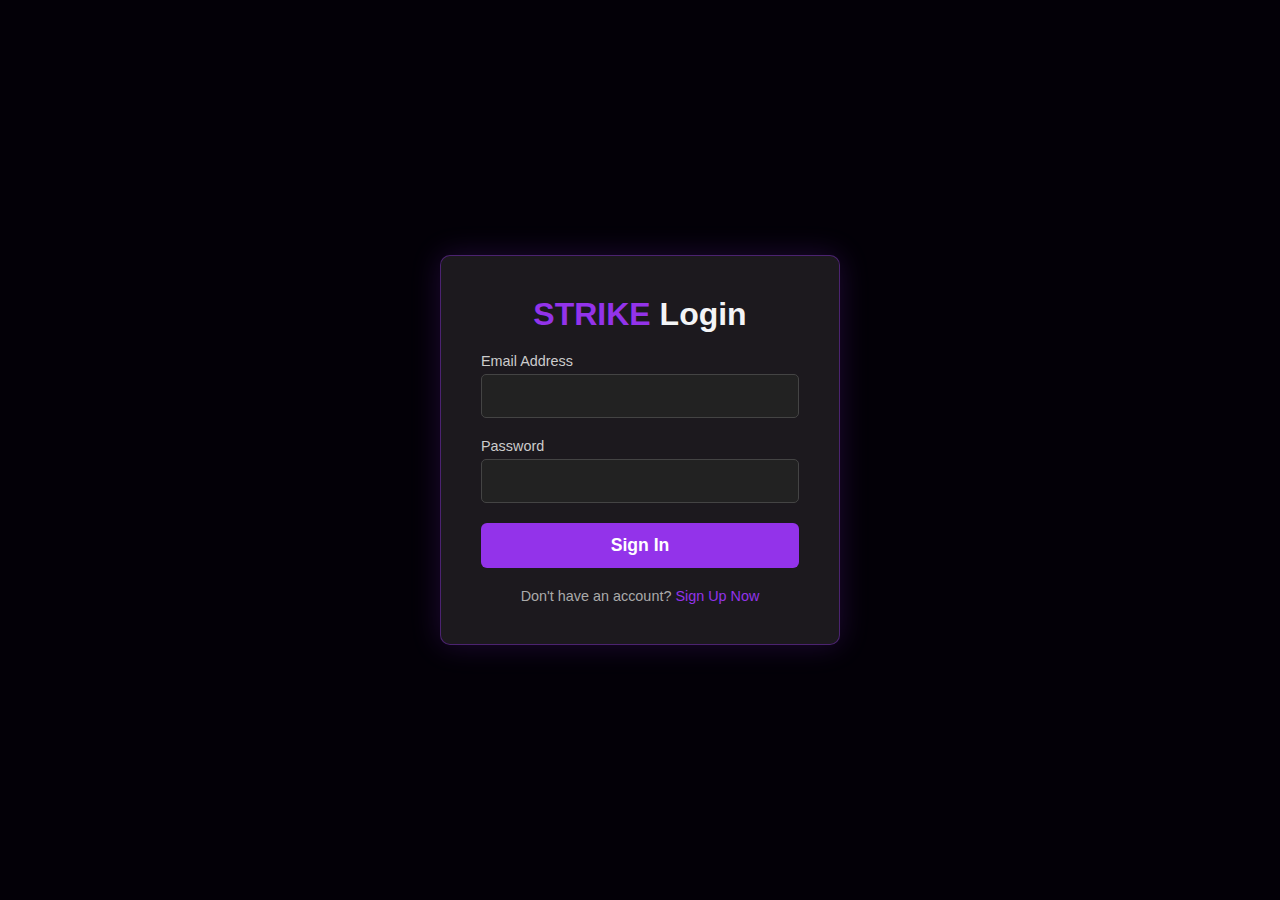
<file: CoderArmyHackathon/index.html>
<!DOCTYPE html>
<html lang="en">
<head>
    <meta charset="UTF-8">
    <meta name="viewport" content="width=device-width, initial-scale=1.0">
    <title>STRIKE - Login</title>
    <link rel="stylesheet" href="style.css">
</head>
<body class="login-page">

    <section class="login-form-box">
        <h3 class="text-center">
            <span class="text-neon">STRIKE</span> Login
        </h3>
        
        <form action="home.html" method="GET"> 
            <div class="input-group">
                <label for="email">Email Address</label>
                <input type="email" id="email" name="email" required>
            </div>
            <div class="input-group">
                <label for="password">Password</label>
                <input type="password" id="password" name="password" required>
            </div>
            
            <button type="submit" class="login-submit-btn">
                Sign In
            </button>
            
            <p class="text-center" style="margin-top: 20px; font-size: 0.9rem; color: #aaa;">
                Don't have an account? 
                <a href="#" style="color: var(--color-strike); text-decoration: none;">Sign Up Now</a>
            </p>
        </form>
    </section>

</body>
</html>
</file>
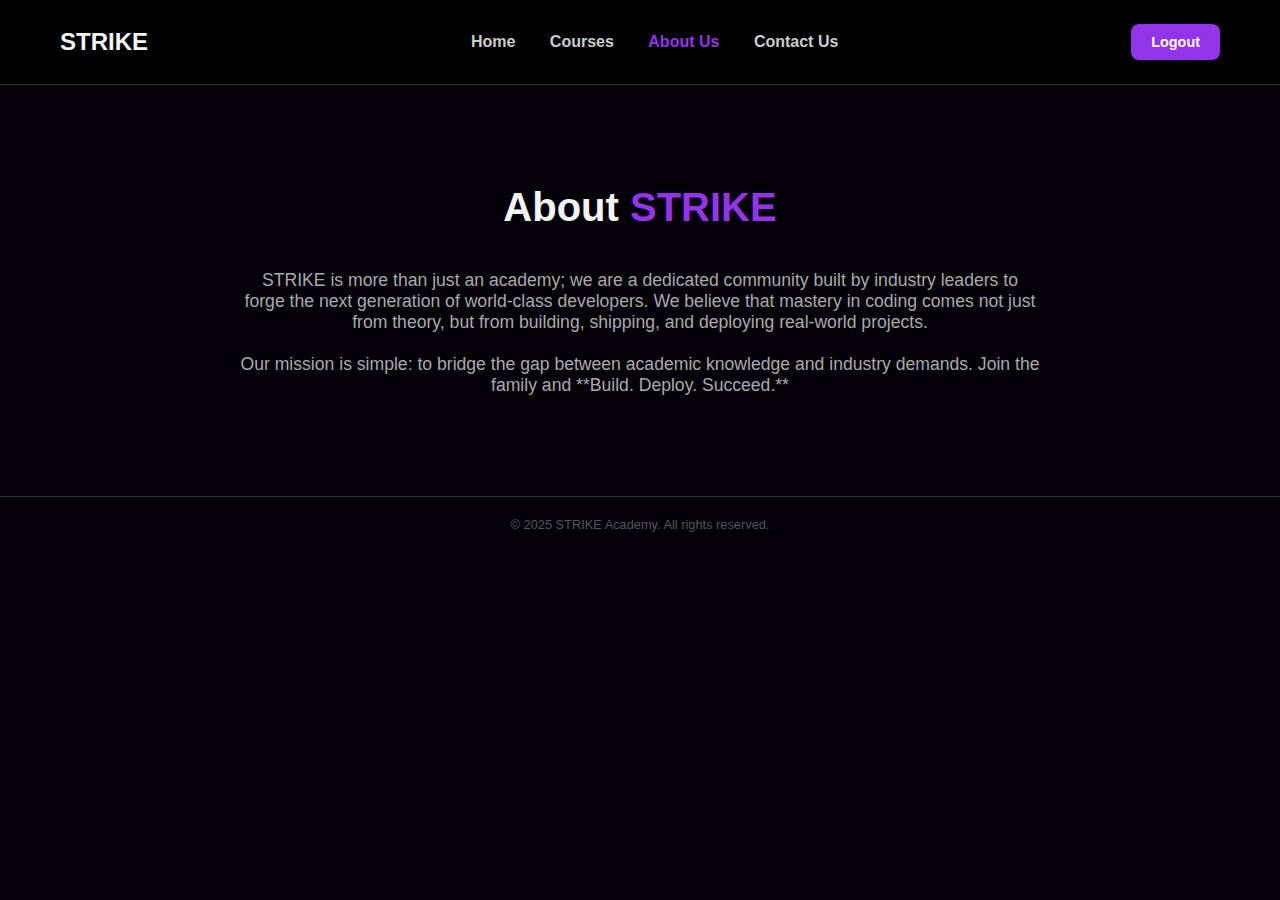
<file: CoderArmyHackathon/about.html>
<!DOCTYPE html>
<html lang="en">
<head>
    <meta charset="UTF-8">
    <meta name="viewport" content="width=device-width, initial-scale=1.0">
    <title>STRIKE - About Us</title>
    <link rel="stylesheet" href="style.css">
</head>
<body>

    <header>
        <div class="nav-container max-width-container">
            <div class="logo"><a href="home.html">STRIKE</a></div>
            
            <button class="menu-toggle" id="menuToggle">
                <span class="bar"></span><span class="bar"></span><span class="bar"></span>
            </button>

            <nav id="desktopNav">
                <a href="home.html">Home</a>
                <a href="courses.html">Courses</a>
                <a href="about.html" class="active">About Us</a>
                <a href="contact.html">Contact Us</a>
            </nav>

            <a href="index.html" class="login-btn">Logout</a>
        </div>
    </header>
    
    <div class="mobile-menu-overlay" id="mobileMenu">
        <nav class="mobile-nav-links">
            <a href="home.html">Home</a>
            <a href="courses.html">Courses</a>
            <a href="about.html" class="active">About Us</a>
            <a href="contact.html">Contact Us</a>
            <a href="index.html" class="login-btn" style="margin-top: 20px;">Logout</a>
        </nav>
    </div>

    <section id="about" class="page-section max-width-container padding-y-lg">
        <h2 class="text-center" style="font-size: 2.5rem; margin-bottom: 40px;">
            About <span class="text-neon">STRIKE</span>
        </h2>
        <p class="text-center" style="font-size: 1.1rem; color: #aaa; max-width: 800px; margin: 0 auto;">
            STRIKE is more than just an academy; we are a dedicated community built by industry leaders to forge the next generation of world-class developers. We believe that mastery in coding comes not just from theory, but from building, shipping, and deploying real-world projects.
            <br><br>
            Our mission is simple: to bridge the gap between academic knowledge and industry demands. Join the family and **Build. Deploy. Succeed.**
        </p>
    </section>

    <footer>
        &copy; 2025 STRIKE Academy. All rights reserved.
    </footer>
    
   

</body>
</html>
</file>
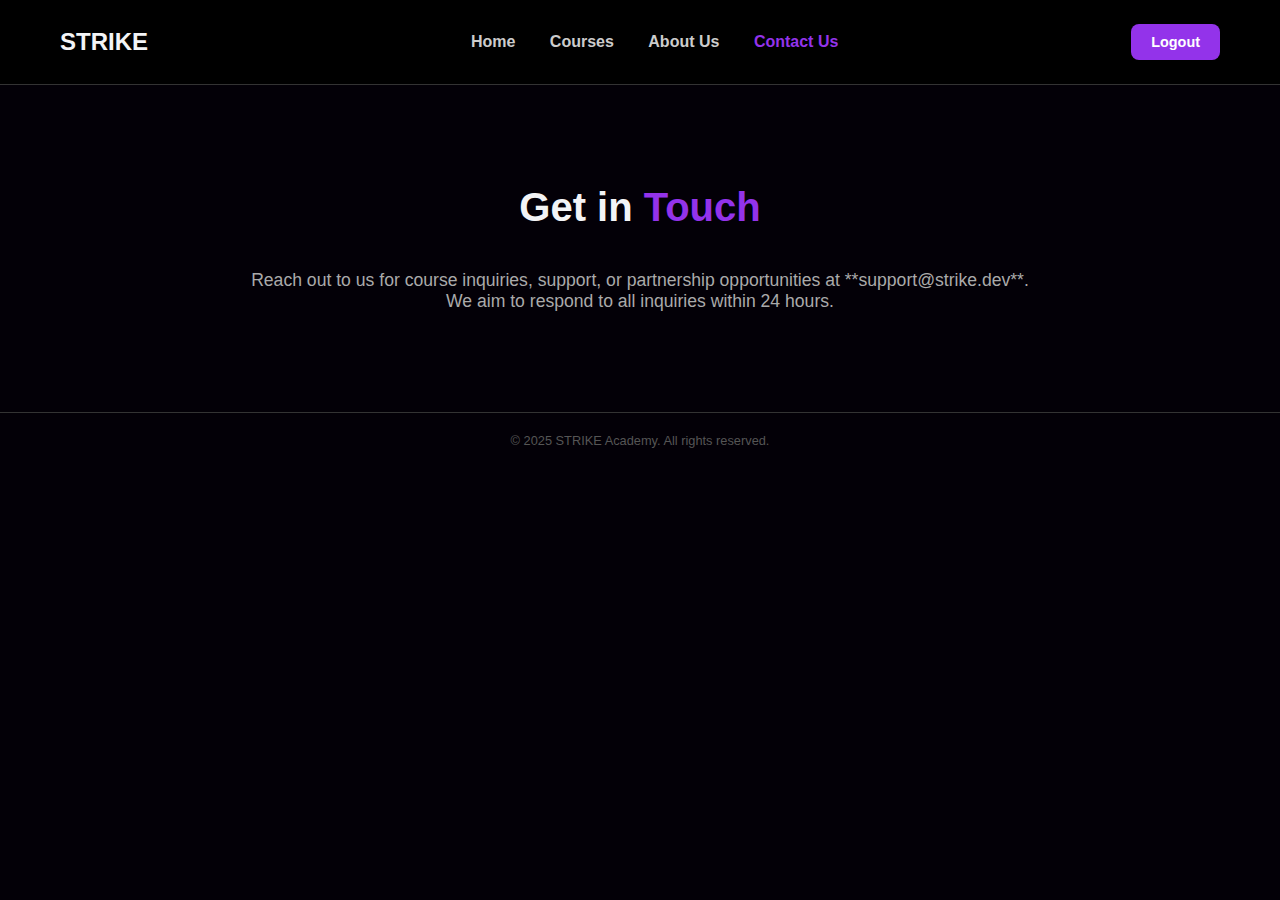
<file: CoderArmyHackathon/contact.html>
<!DOCTYPE html>
<html lang="en">
<head>
    <meta charset="UTF-8">
    <meta name="viewport" content="width=device-width, initial-scale=1.0">
    <title>STRIKE - Contact Us</title>
    <link rel="stylesheet" href="style.css">
</head>
<body>

    <header>
        <div class="nav-container max-width-container">
            <div class="logo"><a href="home.html">STRIKE</a></div>
            
            <button class="menu-toggle" id="menuToggle">
                <span class="bar"></span><span class="bar"></span><span class="bar"></span>
            </button>

            <nav id="desktopNav">
                <a href="home.html">Home</a>
                <a href="courses.html">Courses</a>
                <a href="about.html">About Us</a>
                <a href="contact.html" class="active">Contact Us</a>
            </nav>

            <a href="index.html" class="login-btn">Logout</a>
        </div>
    </header>
    
    <div class="mobile-menu-overlay" id="mobileMenu">
        <nav class="mobile-nav-links">
            <a href="home.html">Home</a>
            <a href="courses.html">Courses</a>
            <a href="about.html">About Us</a>
            <a href="contact.html" class="active">Contact Us</a>
            <a href="index.html" class="login-btn" style="margin-top: 20px;">Logout</a>
        </nav>
    </div>

    <section id="contact" class="page-section max-width-container padding-y-lg" style="background-color: var(--color-primary);">
        <h2 class="text-center" style="font-size: 2.5rem; margin-bottom: 40px;">
            Get in <span class="text-neon">Touch</span>
        </h2>
        <p class="text-center" style="font-size: 1.1rem; color: #aaa; max-width: 800px; margin: 0 auto;">
            Reach out to us for course inquiries, support, or partnership opportunities at **support@strike.dev**. We aim to respond to all inquiries within 24 hours.
        </p>
        </section>

    <footer>
        &copy; 2025 STRIKE Academy. All rights reserved.
    </footer>
    
    

</body>
</html>
</file>
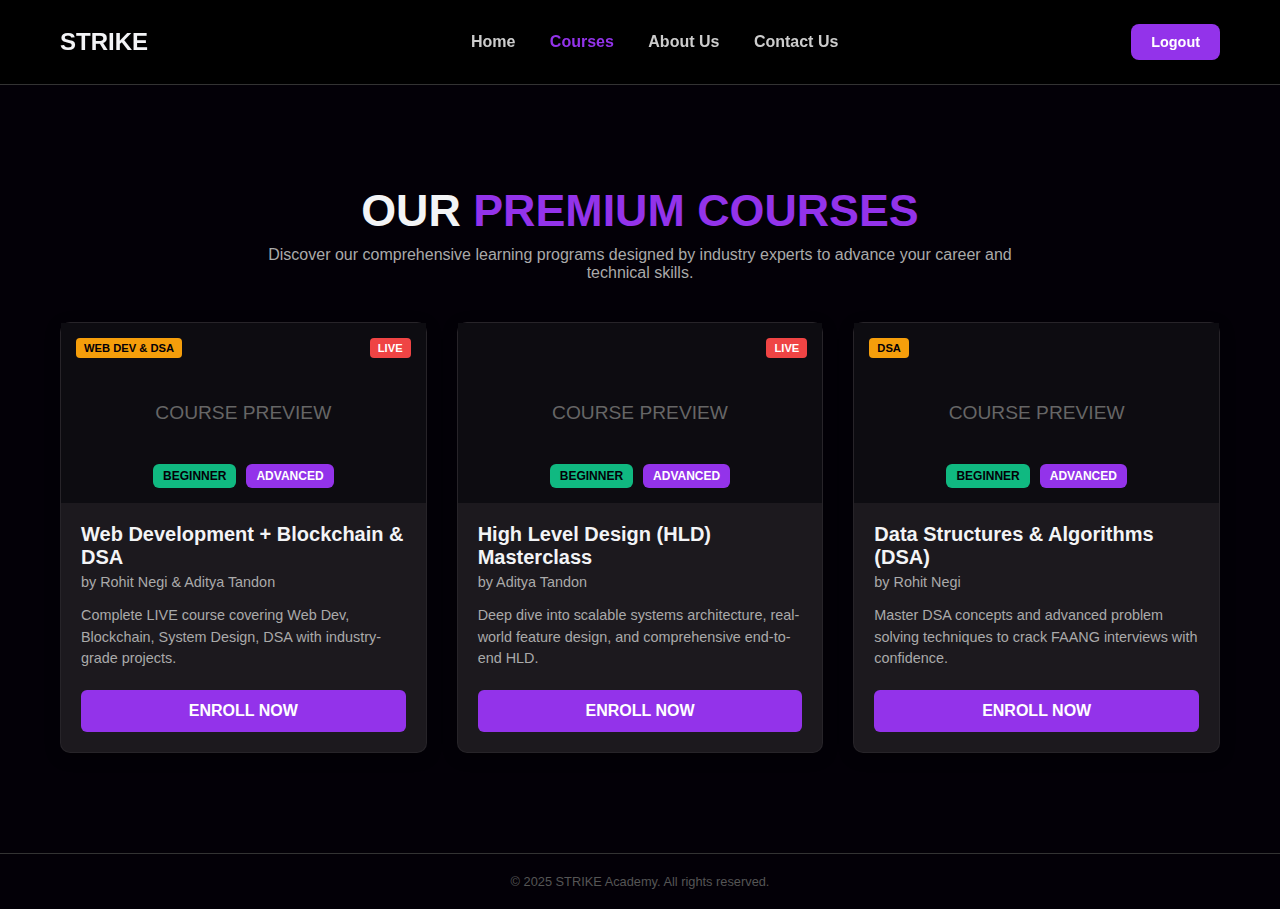
<file: CoderArmyHackathon/courses.html>
<!DOCTYPE html>
<html lang="en">
<head>
    <meta charset="UTF-8">
    <meta name="viewport" content="width=device-width, initial-scale=1.0">
    <title>STRIKE - Courses</title>
    <link rel="stylesheet" href="style.css">
</head>
<body>

    <header>
        <div class="nav-container max-width-container">
            <div class="logo"><a href="home.html">STRIKE</a></div>
            <button class="menu-toggle" id="menuToggle">
                <span class="bar"></span><span class="bar"></span><span class="bar"></span>
            </button>
            <nav id="desktopNav">
                <a href="home.html">Home</a>
                <a href="courses.html" class="active">Courses</a>
                <a href="about.html">About Us</a>
                <a href="contact.html">Contact Us</a>
            </nav>
            <a href="index.html" class="login-btn">Logout</a>
        </div>
    </header>
    
    <div class="mobile-menu-overlay" id="mobileMenu">
        <nav class="mobile-nav-links">
            <a href="home.html">Home</a>
            <a href="courses.html" class="active">Courses</a>
            <a href="about.html">About Us</a>
            <a href="contact.html">Contact Us</a>
            <a href="index.html" class="login-btn" style="margin-top: 20px;">Logout</a>
        </nav>
    </div>

    <section id="courses" class="page-section max-width-container padding-y-lg">
        <div class="course-page-header text-center">
            <h2>
                OUR <span class="text-neon">PREMIUM COURSES</span>
            </h2>
            <p>
                Discover our comprehensive learning programs designed by industry experts to advance your career and technical skills.
            </p>
        </div>
        
        <div class="course-grid">
            
            <div class="course-card">
                <div class="course-preview-area">
                    <div class="course-tags">
                        <span class="tag tag-yellow">Web Dev & DSA</span>
                        <span class="tag tag-live">LIVE</span>
                    </div>
                    COURSE PREVIEW
                    <div class="level-tags">
                        <span class="level-tag tag-beginner">Beginner</span>
                        <span class="level-tag tag-advanced">Advanced</span>
                    </div>
                </div>
                <div class="course-card-content">
                    <h4>Web Development + Blockchain & DSA</h4>
                    <span class="instructor">by Rohit Negi & Aditya Tandon</span>
                    <p>Complete LIVE course covering Web Dev, Blockchain, System Design, DSA with industry-grade projects.</p>
                    <a href="#" class="enroll-btn">ENROLL NOW</a>
                </div>
            </div>
            
            <div class="course-card">
                <div class="course-preview-area">
                    <div class="course-tags">
                        <span></span>
                        <span class="tag tag-live">LIVE</span>
                    </div>
                    COURSE PREVIEW
                    <div class="level-tags">
                        <span class="level-tag tag-beginner">Beginner</span>
                        <span class="level-tag tag-advanced">Advanced</span>
                    </div>
                </div>
                <div class="course-card-content">
                    <h4>High Level Design (HLD) Masterclass</h4>
                    <span class="instructor">by Aditya Tandon</span>
                    <p>Deep dive into scalable systems architecture, real-world feature design, and comprehensive end-to-end HLD.</p>
                    <a href="#" class="enroll-btn">ENROLL NOW</a>
                </div>
            </div>

            <div class="course-card">
                <div class="course-preview-area">
                    <div class="course-tags">
                        <span class="tag tag-yellow">DSA</span>
                        <span></span>
                    </div>
                    COURSE PREVIEW
                    <div class="level-tags">
                        <span class="level-tag tag-beginner">Beginner</span>
                        <span class="level-tag tag-advanced">Advanced</span>
                    </div>
                </div>
                <div class="course-card-content">
                    <h4>Data Structures & Algorithms (DSA)</h4>
                    <span class="instructor">by Rohit Negi</span>
                    <p>Master DSA concepts and advanced problem solving techniques to crack FAANG interviews with confidence.</p>
                    <a href="#" class="enroll-btn">ENROLL NOW</a>
                </div>
            </div>
        </div>
    </section>

    <footer>
        &copy; 2025 STRIKE Academy. All rights reserved.
    </footer>

</body>
</html>
</file>
<file: CoderArmyHackathon/style.css>
:root {
    
    --font-display: 'Arial Black', sans-serif; 
    --font-body: 'Arial', sans-serif; 
    
    
    --color-strike: #9333ea; 
    --color-primary: #030007; 
    --color-secondary: #f3f4f6; 
    --color-card-bg: #1c191e;
    --color-code-bg: #0d0c11; 
}


* {
    box-sizing: border-box;
    margin: 0;
    padding: 0;
}

body {
    font-family: var(--font-body);
    background-color: var(--color-primary);
    color: var(--color-secondary);
    min-height: 100vh;
    scroll-behavior: smooth;
}


.text-center { text-align: center; }
.max-width-container {
    max-width: 1200px;
    margin: 0 auto;
    padding: 0 20px;
}
.padding-y-lg { padding-top: 100px; padding-bottom: 100px; }
.padding-y-sm { padding-top: 40px; padding-bottom: 40px; }



.logo a {
    font-family: var(--font-display);
    font-size: 1.5rem;
    font-weight: bold;
    color: var(--color-secondary);
    text-decoration: none;
}

.text-neon {
    color: var(--color-strike);
}

.purple-glow {
    color: var(--color-strike);
    font-family: var(--font-display);
    font-weight: 900;
    font-size: 5rem;
    text-shadow: 
        0 0 10px rgba(147, 51, 234, 0.5), 
        0 0 20px rgba(147, 51, 234, 0.2);
}


header {
    background-color: rgba(0, 0, 0, 0.9);
    border-bottom: 1px solid #333;
    padding: 1.5rem 0;
    position: sticky;
    top: 0;
    z-index: 100;
}

.nav-container {
    display: flex;
    justify-content: space-between;
    align-items: center;
}

#desktopNav a {
    color: #ccc;
    text-decoration: none;
    margin-left: 30px;
    padding: 5px 0;
    transition: color 0.3s;
    font-weight: 600;
}

#desktopNav a:hover, #desktopNav a.active {
    color: var(--color-strike);
}

.login-btn {
    background-color: var(--color-strike);
    color: white;
    padding: 10px 20px;
    border: none;
    border-radius: 8px;
    text-decoration: none;
    font-weight: bold;
    transition: background-color 0.3s;
    font-size: 0.9rem;
}

.login-btn:hover {
    background-color: #7b24e6;
}


.menu-toggle, .mobile-menu-overlay {
    display: none;
}



.hero-section {
    display: flex;
    align-items: center;
    justify-content: space-between;
    padding: 100px 20px;
    gap: 40px;
    min-height: 80vh; 
}

.hero-left {
    flex: 1;
    max-width: 50%;
}

.hero-left h1 {
    font-size: 4.5rem;
    font-weight: 800;
    line-height: 1.1;
    margin-bottom: 20px;
}

.hero-left p {
    font-size: 1.1rem;
    color: #ccc;
    margin-bottom: 40px;
    max-width: 450px;
}

.cta-buttons a {
    display: inline-block;
    padding: 12px 30px;
    border-radius: 8px;
    text-decoration: none;
    font-weight: bold;
    margin-right: 20px;
}

.cta-buttons .primary-btn {
    background-color: var(--color-strike);
    color: white;
    transition: background-color 0.3s;
}

.cta-buttons .secondary-btn {
    background-color: transparent;
    border: 1px solid #555;
    color: #ccc;
    transition: border-color 0.3s, color 0.3s;
}


.stats-container {
    display: flex;
    gap: 40px;
    margin-top: 50px;
}
.stat-item strong {
    font-size: 2.5rem;
    color: var(--color-strike);
    font-weight: 900;
    display: block;
}
.stat-item span {
    color: #999;
    font-size: 0.9rem;
}



.hero-right {
    flex: 1;
    display: flex;
    justify-content: flex-end;
}

.code-preview-box {
    background-color: var(--color-code-bg); 
    border-radius: 1rem;
    overflow: hidden;
    max-width: 500px;
    width: 100%;
    border: 2px solid rgba(147, 51, 234, 0.4); 
    transform: translate(-15px, -15px); 
    box-shadow: 15px 15px 40px rgba(147, 51, 234, 0.6); 
}

.code-header {
    background-color: #1a1322; 
    padding: 10px 15px;
    border-bottom: 1px solid rgba(147, 51, 234, 0.2);
    display: flex;
    justify-content: space-between;
    align-items: center;
    font-size: 0.9rem;
}

.code-header-traffic {
    display: flex;
    gap: 8px;
}
.code-header-traffic div {
    width: 10px;
    height: 10px;
    border-radius: 50%;
}
.red { background-color: #ef4444; }
.yellow { background-color: #f59e0b; }
.green { background-color: #10b981; }

.live-status {
    display: flex;
    align-items: center;
    gap: 5px;
    color: #10b981;
    font-weight: 600;
}
.live-dot {
    width: 6px;
    height: 6px;
    background-color: #10b981;
    border-radius: 50%;
    box-shadow: 0 0 5px #10b981;
}

.code-window {
    height: 250px; 
    display: flex;
    justify-content: center;
    align-items: center;
    color: #ccc;
    font-family: 'Courier New', monospace; 
    font-size: 0.9rem;
    padding: 20px;
}

.background-video {
    width: 100%;
    height: 100%;
    object-fit: cover;
    border-radius: 0 0 1rem 1rem;
    z-index: -1;
}

.course-page-header h2 {
    font-size: 2.8rem;
    margin-bottom: 10px;
    font-family: var(--font-display);
}
.course-page-header p {
    color: #aaa;
    font-size: 1rem;
    max-width: 800px;
    margin: 0 auto;
}
.course-grid {
    display: grid;
    grid-template-columns: repeat(auto-fit, minmax(320px, 1fr)); 
    gap: 30px;
    margin-top: 40px;
}

.course-card {
    background-color: var(--color-card-bg); 
    border-radius: 10px;
    box-shadow: 0 4px 15px rgba(0, 0, 0, 0.3);
    transition: transform 0.3s, box-shadow 0.3s;
    border: 1px solid rgba(255, 255, 255, 0.05);
}

.course-card:hover {
    transform: translateY(-5px);
    box-shadow: 0 10px 25px rgba(147, 51, 234, 0.3);
}

.course-preview-area {
    height: 180px;
    background-color: #0d0c11;
    position: relative;
    padding: 15px;
    display: flex;
    flex-direction: column;
    justify-content: center;
    align-items: center;
    color: #666;
    font-size: 1.2rem;
    font-family: var(--font-display);
}
.course-tags {
    position: absolute;
    top: 15px;
    width: calc(100% - 30px);
    display: flex;
    justify-content: space-between;
}
.tag {
    font-size: 0.7rem;
    font-weight: bold;
    padding: 4px 8px;
    border-radius: 4px;
    text-transform: uppercase;
}
.tag-yellow { background-color: #f59e0b; color: var(--color-primary); }
.tag-live { background-color: #ef4444; color: white; }
.level-tags {
    position: absolute;
    bottom: 15px;
    display: flex;
    gap: 10px;
}
.level-tag {
    font-size: 0.75rem;
    font-weight: bold;
    padding: 5px 10px;
    border-radius: 6px;
    text-transform: uppercase;
    cursor: default;
}
.tag-beginner { background-color: #10b981; color: var(--color-primary); }
.tag-advanced { background-color: var(--color-strike); color: white; }
.course-card-content {
    padding: 20px;
}
.course-card h4 {
    font-size: 1.25rem;
    margin-bottom: 5px;
    color: var(--color-secondary);
    font-weight: bold;
}
.course-card .instructor {
    color: #aaa;
    font-size: 0.9rem;
    margin-bottom: 15px;
    display: block;
}
.course-card p {
    color: #aaa;
    font-size: 0.9rem;
    line-height: 1.5;
    min-height: 60px;
}
.enroll-btn {
    width: 100%;
    background-color: var(--color-strike);
    color: white;
    padding: 12px 0;
    margin-top: 20px;
    border-radius: 6px;
    text-decoration: none;
    font-weight: bold;
    font-size: 1rem;
    display: block;
    text-align: center;
    transition: background-color 0.3s;
    border: none;
}
.enroll-btn:hover {
    background-color: #7b24e6;
}

.login-page {
    display: flex;
    justify-content: center;
    align-items: center;
    min-height: 100vh;
}
.login-form-box {
    background-color: var(--color-card-bg);
    padding: 40px;
    border-radius: 10px;
    box-shadow: 0 0 30px rgba(147, 51, 234, 0.2);
    width: 100%;
    max-width: 400px;
    border: 1px solid rgba(147, 51, 234, 0.4);
}
.login-form-box h3 {
    font-size: 2rem;
    margin-bottom: 20px;
    font-family: var(--font-display);
}
.input-group {
    margin-bottom: 20px;
}
.input-group label {
    display: block;
    margin-bottom: 5px;
    color: #ccc;
    font-size: 0.9rem;
}
.input-group input {
    width: 100%;
    padding: 12px;
    border: 1px solid #444;
    border-radius: 5px;
    background-color: #222;
    color: var(--color-secondary);
    font-size: 1rem;
}
.login-submit-btn {
    width: 100%;
    padding: 12px;
    background-color: var(--color-strike);
    color: white;
    border: none;
    border-radius: 6px;
    font-size: 1.1rem;
    font-weight: bold;
    cursor: pointer;
}

footer {
    padding: 20px 0;
    border-top: 1px solid #333;
    text-align: center;
    color: #555;
    font-size: 0.8rem;
}




@media (max-width: 640px) {
    
    .max-width-container {
        padding: 0 15px; 
    }
    .padding-y-lg {
        padding-top: 60px;
        padding-bottom: 60px;
    }

   
    .nav-container {
        flex-direction: row; 
        justify-content: space-between;
        align-items: center;
        gap: 0;
    }
    
    #desktopNav, 
    .nav-container > .login-btn {
        display: none !important;
    }

    
    .menu-toggle {
        display: flex;
        flex-direction: column;
        justify-content: space-around;
        width: 30px;
        height: 25px;
        background: transparent;
        border: none;
        cursor: pointer;
        padding: 0;
        z-index: 200; 
    }
    .menu-toggle .bar {
        display: block;
        width: 100%;
        height: 3px;
        background: var(--color-secondary);
        border-radius: 1px;
        transition: all 0.3s ease-in-out;
    }

    
    .mobile-menu-overlay {
        display: block;
        position: fixed;
        top: 0;
        right: -100%; 
        width: 100%;
        height: 100%;
        background-color: rgba(3, 0, 7, 0.98); 
        transition: right 0.4s ease-in-out;
        z-index: 150;
        padding-top: 100px;
        text-align: center;
    }
    
    
    .mobile-menu-overlay.is-open {
        right: 0; 
    }
    
    .mobile-nav-links {
        display: flex;
        flex-direction: column;
        gap: 25px;
    }
    .mobile-nav-links a {
        color: var(--color-secondary);
        font-size: 1.8rem;
        text-decoration: none;
        padding: 10px 0;
        transition: color 0.3s;
        font-family: var(--font-display);
    }
    .mobile-nav-links a:hover,
    .mobile-nav-links a.active {
        color: var(--color-strike);
        border-bottom: none;
    }
    
    
    .hero-section {
        flex-direction: column; 
        padding: 50px 15px;
        min-height: auto; 
    }
    .hero-left {
        max-width: 100%; 
        order: 1; 
        text-align: center;
    }
    .hero-left h1 {
        font-size: 3rem; 
    }
    .purple-glow {
        font-size: 4rem; 
    }
    .hero-left p {
        text-align: center;
        max-width: 100%;
        margin-left: auto;
        margin-right: auto;
    }
    
    .hero-right {
        order: 2; 
        justify-content: center;
        margin-bottom: 40px;
    }
    .code-preview-box {
        max-width: 90vw; 
        transform: translate(0, 0); 
        box-shadow: 0 5px 15px rgba(147, 51, 234, 0.5); 
    }
    
    .cta-buttons {
        display: flex;
        flex-direction: column; 
        gap: 15px;
    }
    .cta-buttons a {
        width: 100%;
        margin: 0;
        text-align: center;
    }
    
    .stats-container {
        justify-content: center;
        gap: 20px;
        margin-top: 30px;
    }
    .stat-item strong {
        font-size: 2rem;
    }

    
    .course-page-header h2 {
        font-size: 2rem;
    }
    .course-grid {
        grid-template-columns: 1fr;
    }

    
    .login-form-box {
        max-width: 90%;
    }

}
</file>
